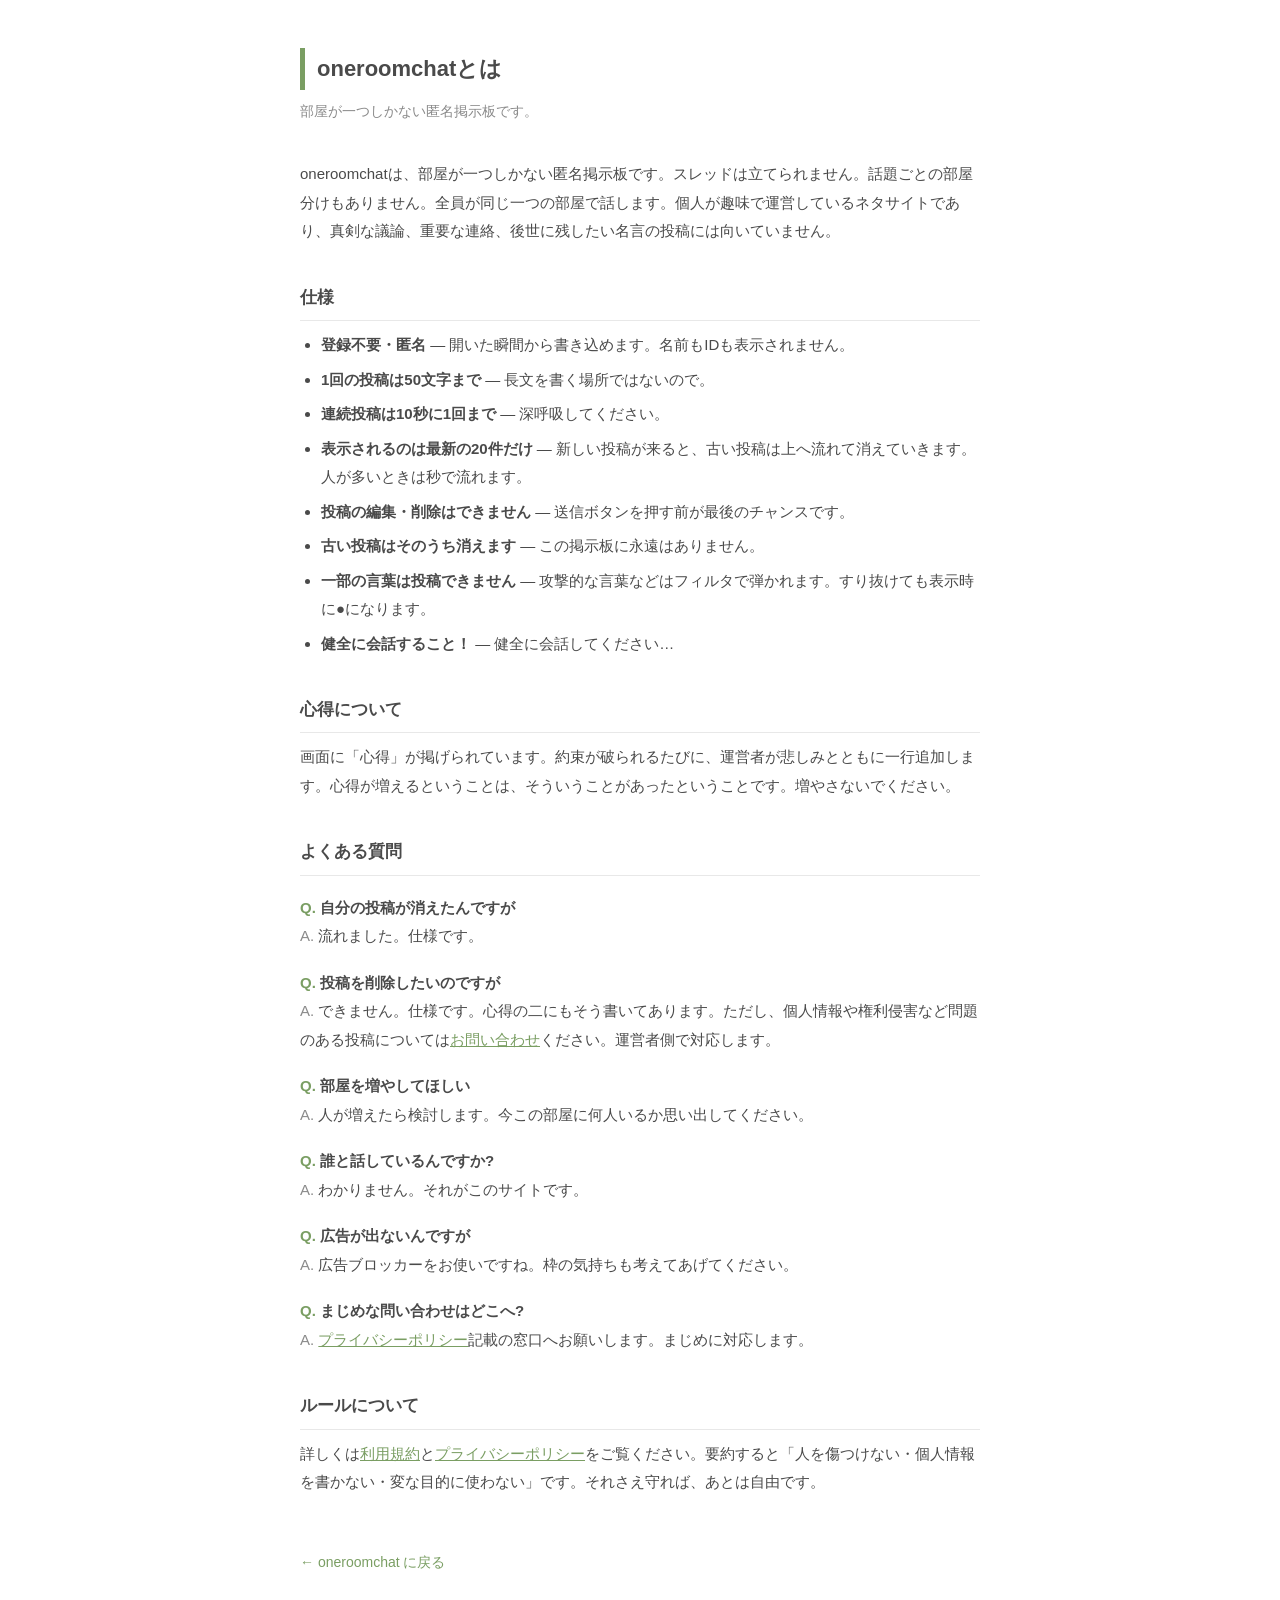
<file: about.html>
<!DOCTYPE html>
<html lang="ja">
<head>
<meta charset="UTF-8">
<meta name="viewport" content="width=device-width, initial-scale=1.0">
<title>oneroomchatとは | oneroomchat</title>
<link rel="icon" type="image/png" sizes="64x64" href="./favicon.png">
<link rel="icon" type="image/png" sizes="32x32" href="./favicon-32.png">
<link rel="apple-touch-icon" href="./apple-touch-icon.png">
<style>
  :root {
    --text: #4a4a4a;
    --text-sub: #8a8a8a;
    --line: #e8e8e8;
    --accent: #7a9e63;
  }
  * { margin: 0; padding: 0; box-sizing: border-box; }
  body {
    background: #ffffff;
    color: var(--text);
    font-family: "Hiragino Maru Gothic ProN", "BIZ UDGothic", "Yu Gothic", "Meiryo", sans-serif;
    line-height: 1.9;
    font-size: 15px;
  }
  .container {
    max-width: 720px;
    margin: 0 auto;
    padding: 48px 20px 80px;
  }
  h1 {
    font-size: 22px;
    margin-bottom: 8px;
    padding-left: 12px;
    border-left: 5px solid var(--accent);
  }
  .lead {
    color: var(--text-sub);
    font-size: 14px;
    margin-bottom: 36px;
  }
  h2 {
    font-size: 17px;
    margin: 36px 0 10px;
    padding-bottom: 6px;
    border-bottom: 1px solid var(--line);
  }
  p { margin-bottom: 12px; }
  ul { margin: 0 0 12px 1.4em; }
  li { margin-bottom: 6px; }
  a { color: var(--accent); }
  dt {
    font-weight: bold;
    margin-top: 18px;
  }
  dt::before { content: "Q. "; color: var(--accent); }
  dd {
    margin-left: 0;
    margin-bottom: 12px;
  }
  dd::before { content: "A. "; color: var(--text-sub); }
  .back {
    display: inline-block;
    margin-top: 40px;
    color: var(--accent);
    text-decoration: none;
    font-size: 14px;
  }
  .back:hover { text-decoration: underline; }
  /* about.htmlの<style>内に追加 */
  /* 隠しリンク: 見た目は完全に地の文 */
  .secret-link {
    color: inherit;
    text-decoration: none;
    cursor: text;   /* ホバーしてもカーソルが変わらない = 気づきにくい */
  }
</style>
</head>
<body>
<div class="container">

  <h1>oneroomchatとは</h1>
  <p class="lead">部屋が一つしかない匿名掲示板です。</p>

  <p>oneroomchatは、部屋が一つしかない匿名掲示板です。スレッドは立てられません。話題ごとの部屋分けもありません。全員が同じ一つの部屋で話します。個人が趣味で運営しているネタサイトであり、真剣な議論、重要な連絡、後世に残したい名言の投稿には向いていません。</p>

  <h2>仕様</h2>
  <ul>
    <li><strong>登録不要・匿名</strong> — 開いた瞬間から書き込めます。名前もIDも表示されません。</li>
    <li><strong>1回の投稿は50文字まで</strong> — 長文を書く場所ではないので。</li>
    <li><strong>連続投稿は10秒に1回まで</strong> — 深呼吸してください。</li>
    <li><strong>表示されるのは最新の20件だけ</strong> — 新しい投稿が来ると、古い投稿は上へ流れて消えていきます。人が多いときは秒で流れます。</li>
    <li><strong>投稿の編集・削除はできません</strong> — 送信ボタンを押す前が最後のチャンスです。</li>
    <li><strong>古い投稿はそのうち消えます</strong> — この掲示板に永遠はありません。</li>
    <li><strong>一部の言葉は投稿できません</strong> — 攻撃的な言葉などはフィルタで弾かれます。すり抜けても表示時に●になります。</li>
    <li><strong>健全に会話すること！</strong> — 健全に会話してください…</li>
  </ul>

  <h2>心得について</h2>
  <p>画面に「心得」が掲げられています。約束が破られるたびに、運営者が悲しみとともに一行追加します。心得が増えるということは、そういうことがあったということです。増やさないでください。</p>

  <h2>よくある質問</h2>
  <dl>
    <dt>自分の投稿が消えたんですが</dt>
    <dd>流れました。仕様です。</dd>

    <dt>投稿を削除したいのですが</dt>
    <dd>できません。仕様です。心得の二にもそう書いてあります。ただし、個人情報や権利侵害など問題のある投稿については<a href="./privacy.html">お問い合わせ</a>ください。運営者側で対応します。</dd>

    <dt>部屋を増やしてほしい</dt>
    <dd>人が増えたら検討します。今この<a href="./room2.html" class="secret-link">部屋</a>に何人いるか思い出してください。</dd>

    <dt>誰と話しているんですか?</dt>
    <dd>わかりません。それがこのサイトです。</dd>

    <dt>広告が出ないんですが</dt>
    <dd>広告ブロッカーをお使いですね。枠の気持ちも考えてあげてください。</dd>

    <dt>まじめな問い合わせはどこへ?</dt>
    <dd><a href="./privacy.html">プライバシーポリシー</a>記載の窓口へお願いします。まじめに対応します。</dd>
  </dl>

  <h2>ルールについて</h2>
  <p>詳しくは<a href="./terms.html">利用規約</a>と<a href="./privacy.html">プライバシーポリシー</a>をご覧ください。要約すると「人を傷つけない・個人情報を書かない・変な目的に使わない」です。それさえ守れば、あとは自由です。</p>

  <a class="back" href="./index.html">← oneroomchat に戻る</a>

</div>
</body>
</html>
</file>
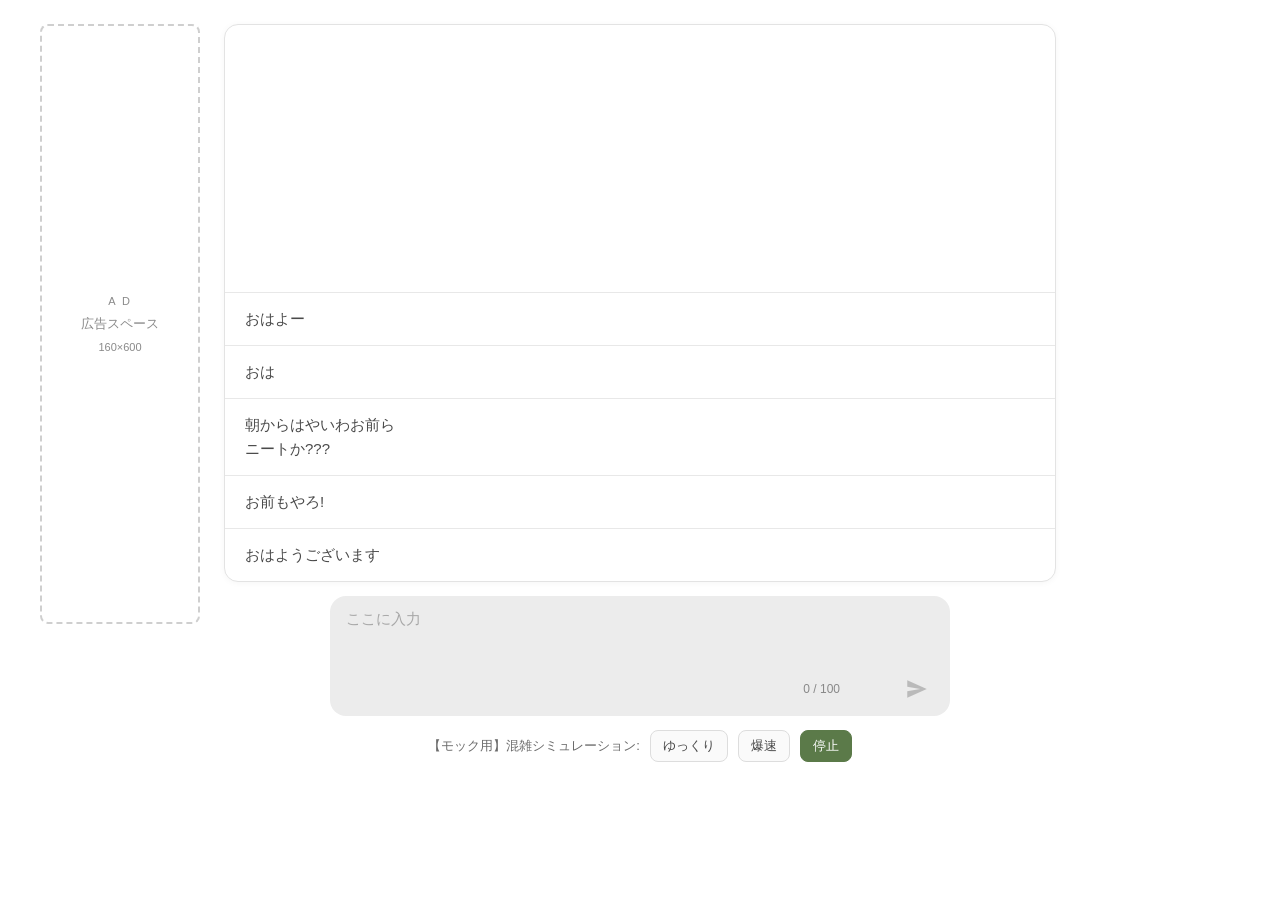
<file: chaos-bbs-mock_1.html>
<!DOCTYPE html>
<html lang="ja">
<head>
<meta charset="UTF-8">
<meta name="viewport" content="width=device-width, initial-scale=1.0">
<title>ここだけ掲示板(仮) - モック v2</title>
<style>
  :root {
    --bg: #ffffff;
    --panel: #ffffff;
    --panel-border: #e3e3e3;
    --line: #e8e8e8;
    --input-bg: #ececec;
    --input-placeholder: #a8a8a8;
    --text: #4a4a4a;
    --text-sub: #8a8a8a;
    --accent: #7a9e63;
  }

  * { margin: 0; padding: 0; box-sizing: border-box; }

  body {
    background: var(--bg);
    font-family: "Hiragino Maru Gothic ProN", "BIZ UDGothic", "Yu Gothic", "Meiryo", sans-serif;
    color: var(--text);
    min-height: 100vh;
    display: flex;
    justify-content: center;
    padding: 24px 16px;
  }

  .layout {
    display: flex;
    gap: 24px;
    width: 100%;
    max-width: 1200px;
    align-items: flex-start;
  }

  /* ---- 左の広告枠 ---- */
  .ad-slot {
    flex: 0 0 160px;
    height: 600px;
    border: 2px dashed #cfcfcf;
    border-radius: 8px;
    display: flex;
    flex-direction: column;
    align-items: center;
    justify-content: center;
    gap: 8px;
    color: var(--text-sub);
    font-size: 13px;
    position: sticky;
    top: 24px;
  }
  .ad-slot .ad-label { font-size: 11px; letter-spacing: 2px; }
  /*
    ▼ 忍者AdMaxのタグをもらったら、この .ad-slot の中身を
      発行されたスクリプトタグに差し替える(160×600の枠を作成すること)
      ※デプロイ後、登録したURL上でしか広告は表示されません
  */

  /* ---- 右のスペース(左右対称・将来の拡張用) ---- */
  .side-spacer {
    flex: 0 0 160px;
    height: 600px;
  }

  /* ---- メイン ---- */
  .main {
    flex: 1;
    display: flex;
    flex-direction: column;
    gap: 14px;
    min-width: 0;
  }

  /* チャットパネル */
  .chat-panel {
    background: var(--panel);
    border: 1px solid var(--panel-border);
    border-radius: 14px;
    height: 62vh;
    min-height: 380px;
    overflow-y: auto;
    display: flex;
    flex-direction: column;
    box-shadow: 0 1px 6px rgba(0,0,0,0.04);
  }
  .chat-spacer { flex: 1; }

  .msg {
    padding: 14px 20px;
    border-top: 1px solid var(--line);
    font-size: 15px;
    line-height: 1.6;
    word-break: break-word;
    white-space: pre-wrap;
    animation: pop-in 0.15s ease-out;
  }
  .msg:first-of-type { border-top: none; }
  .msg.mine { background: #f4f9f0; }

  @keyframes pop-in {
    from { opacity: 0; transform: translateY(6px); }
    to   { opacity: 1; transform: translateY(0); }
  }
  @media (prefers-reduced-motion: reduce) {
    .msg { animation: none; }
  }

  /* 入力欄: x軸中央寄せ */
  .composer {
    background: var(--input-bg);
    border-radius: 16px;
    padding: 14px 16px 10px;
    display: flex;
    flex-direction: column;
    gap: 6px;
    width: 100%;
    max-width: 620px;
    margin: 0 auto;
  }
  .composer textarea {
    background: transparent;
    border: none;
    resize: none;
    font-family: inherit;
    font-size: 15px;
    color: #333;
    height: 56px;
    outline: none;
  }
  .composer textarea::placeholder { color: var(--input-placeholder); }

  .composer-footer {
    display: flex;
    align-items: center;
    justify-content: flex-end;
    gap: 12px;
  }
  .char-count { font-size: 12px; color: #888; }
  .char-count.over { color: #c0392b; font-weight: bold; }

  .send-btn {
    border: none;
    background: transparent;
    cursor: pointer;
    padding: 4px;
    display: flex;
    align-items: center;
    color: #8a8a8a;
    transition: color 0.15s;
  }
  .send-btn:hover:not(:disabled) { color: var(--accent); }
  .send-btn:disabled { cursor: not-allowed; opacity: 0.5; }
  .send-btn svg { width: 26px; height: 26px; }
  .cooldown-label { font-size: 12px; color: #666; min-width: 3em; text-align: right; }

  /* デモ用コントロール */
  .demo-bar {
    display: flex;
    align-items: center;
    justify-content: center;
    gap: 10px;
    font-size: 13px;
    color: #6b6b6b;
    padding: 0 4px;
  }
  .demo-bar button {
    border: 1px solid #ddd;
    border-radius: 8px;
    padding: 6px 12px;
    font-family: inherit;
    font-size: 13px;
    cursor: pointer;
    background: #fafafa;
    color: var(--text);
  }
  .demo-bar button.on { background: #5b7a49; border-color: #5b7a49; color: #fff; }

  /* スマホ対応: 両サイド非表示 */
  @media (max-width: 820px) {
    .ad-slot, .side-spacer { display: none; }
    .chat-panel { height: 58vh; }
  }
</style>
</head>
<body>

<div class="layout">

  <!-- 左: 広告枠(忍者AdMaxタグをここに入れる予定) -->
  <aside class="ad-slot" aria-label="広告スペース">
    <span class="ad-label">A D</span>
    <span>広告スペース</span>
    <span style="font-size:11px">160×600</span>
  </aside>

  <main class="main">

    <!-- チャット表示エリア(部屋は今は1つだけ) -->
    <div class="chat-panel" id="chatPanel" aria-live="polite">
      <div class="chat-spacer"></div>
      <!-- ここにメッセージが追加される -->
    </div>

    <!-- 入力欄(中央寄せ) -->
    <div class="composer">
      <textarea id="input" placeholder="ここに入力" maxlength="120" rows="2"></textarea>
      <div class="composer-footer">
        <span class="char-count" id="charCount">0 / 100</span>
        <span class="cooldown-label" id="cooldownLabel"></span>
        <button class="send-btn" id="sendBtn" aria-label="送信">
          <svg viewBox="0 0 24 24" fill="currentColor" aria-hidden="true">
            <path d="M3 20l18-8L3 4v6l12 2-12 2z"/>
          </svg>
        </button>
      </div>
    </div>

    <!-- デモ用: 混雑シミュレーション(本番では削除) -->
    <div class="demo-bar">
      <span>【モック用】混雑シミュレーション:</span>
      <button id="demoSlow">ゆっくり</button>
      <button id="demoFast">爆速</button>
      <button id="demoOff" class="on">停止</button>
    </div>

  </main>

  <!-- 右: 将来の拡張用スペース(左と対称) -->
  <div class="side-spacer" aria-hidden="true"></div>

</div>

<script>
(() => {
  const MAX_CHARS = 100;
  const COOLDOWN_SEC = 5;          // ← 5秒に変更(10秒にするならここを10に)
  const MAX_MESSAGES_SHOWN = 60;   // これより古い表示は消える(=流れていく)

  // 部屋は今は1つだけ。増やすときは { 1: [], 2: [], ... } に戻すだけ
  const rooms = { 1: [] };
  let currentRoom = 1;
  let cooldownTimer = null;
  let cooldownRemain = 0;

  const panel = document.getElementById('chatPanel');
  const input = document.getElementById('input');
  const sendBtn = document.getElementById('sendBtn');
  const charCount = document.getElementById('charCount');
  const cooldownLabel = document.getElementById('cooldownLabel');

  // ---- 表示 ----
  function isNearBottom() {
    return panel.scrollHeight - panel.scrollTop - panel.clientHeight < 80;
  }

  function makeMsgEl(m) {
    const div = document.createElement('div');
    div.className = 'msg' + (m.mine ? ' mine' : '');
    div.textContent = m.text;
    return div;
  }

  function addMessage(roomId, text, mine = false) {
    const m = { text, mine };
    rooms[roomId].push(m);
    if (rooms[roomId].length > MAX_MESSAGES_SHOWN) rooms[roomId].shift();

    if (roomId === currentRoom) {
      const stick = isNearBottom() || mine;
      panel.appendChild(makeMsgEl(m));
      const msgs = panel.querySelectorAll('.msg');
      if (msgs.length > MAX_MESSAGES_SHOWN) msgs[0].remove();
      if (stick) panel.scrollTop = panel.scrollHeight;
    }
  }

  // ---- 文字数カウント ----
  function updateCharCount() {
    const len = [...input.value].length; // サロゲートペア対応
    charCount.textContent = `${len} / ${MAX_CHARS}`;
    charCount.classList.toggle('over', len > MAX_CHARS);
    updateSendState();
  }
  input.addEventListener('input', updateCharCount);

  // ---- 送信 ----
  function updateSendState() {
    const len = [...input.value].length;
    const ok = len > 0 && len <= MAX_CHARS && cooldownRemain === 0;
    sendBtn.disabled = !ok;
  }

  function startCooldown() {
    cooldownRemain = COOLDOWN_SEC;
    cooldownLabel.textContent = `あと${cooldownRemain}秒`;
    updateSendState();
    cooldownTimer = setInterval(() => {
      cooldownRemain--;
      if (cooldownRemain <= 0) {
        clearInterval(cooldownTimer);
        cooldownRemain = 0;
        cooldownLabel.textContent = '';
      } else {
        cooldownLabel.textContent = `あと${cooldownRemain}秒`;
      }
      updateSendState();
    }, 1000);
  }

  function send() {
    const text = input.value.trim();
    const len = [...text].length;
    if (!text || len > MAX_CHARS || cooldownRemain > 0) return;
    addMessage(currentRoom, text, true);
    input.value = '';
    updateCharCount();
    startCooldown();
    input.focus();
  }

  sendBtn.addEventListener('click', send);
  input.addEventListener('keydown', e => {
    if (e.key === 'Enter' && !e.shiftKey && !e.isComposing) {
      e.preventDefault();
      send();
    }
  });

  // ---- 混雑シミュレーション ----
  const samplePool = [
    'おはよー', 'おは', '朝からはやいわお前ら', 'ニートか???', 'お前もやろ!',
    'おはようございます', 'ここ何する場所?', '何もしない場所', '流れ早すぎw',
    '自分の書き込みどこ行った', 'もう流れたぞ', '草', 'それな', 'は?',
    '仲良くしようや', '今北', '10000人おって', 'んなわけ',
    'ひまー', 'テスト', 'てすと', 'あ', 'w', 'wwww', 'なんの話しとった?',
    '知らん', '広告踏んでけ', '誰?', '匿名やぞ', 'せやった'
  ];
  let demoTimer = null;

  function setDemo(mode) {
    if (demoTimer) { clearInterval(demoTimer); demoTimer = null; }
    ['demoSlow','demoFast','demoOff'].forEach(id => document.getElementById(id).classList.remove('on'));
    if (mode === 'off') {
      document.getElementById('demoOff').classList.add('on');
      return;
    }
    const interval = mode === 'fast' ? 180 : 2500;
    document.getElementById(mode === 'fast' ? 'demoFast' : 'demoSlow').classList.add('on');
    demoTimer = setInterval(() => {
      const text = samplePool[Math.floor(Math.random() * samplePool.length)];
      addMessage(currentRoom, text, false);
    }, interval);
  }

  document.getElementById('demoSlow').addEventListener('click', () => setDemo('slow'));
  document.getElementById('demoFast').addEventListener('click', () => setDemo('fast'));
  document.getElementById('demoOff').addEventListener('click', () => setDemo('off'));

  // ---- 初期メッセージ ----
  ['おはよー', 'おは', '朝からはやいわお前ら\nニートか???', 'お前もやろ!', 'おはようございます']
    .forEach(t => addMessage(1, t));

  updateCharCount();
})();
</script>

</body>
</html>
</file>
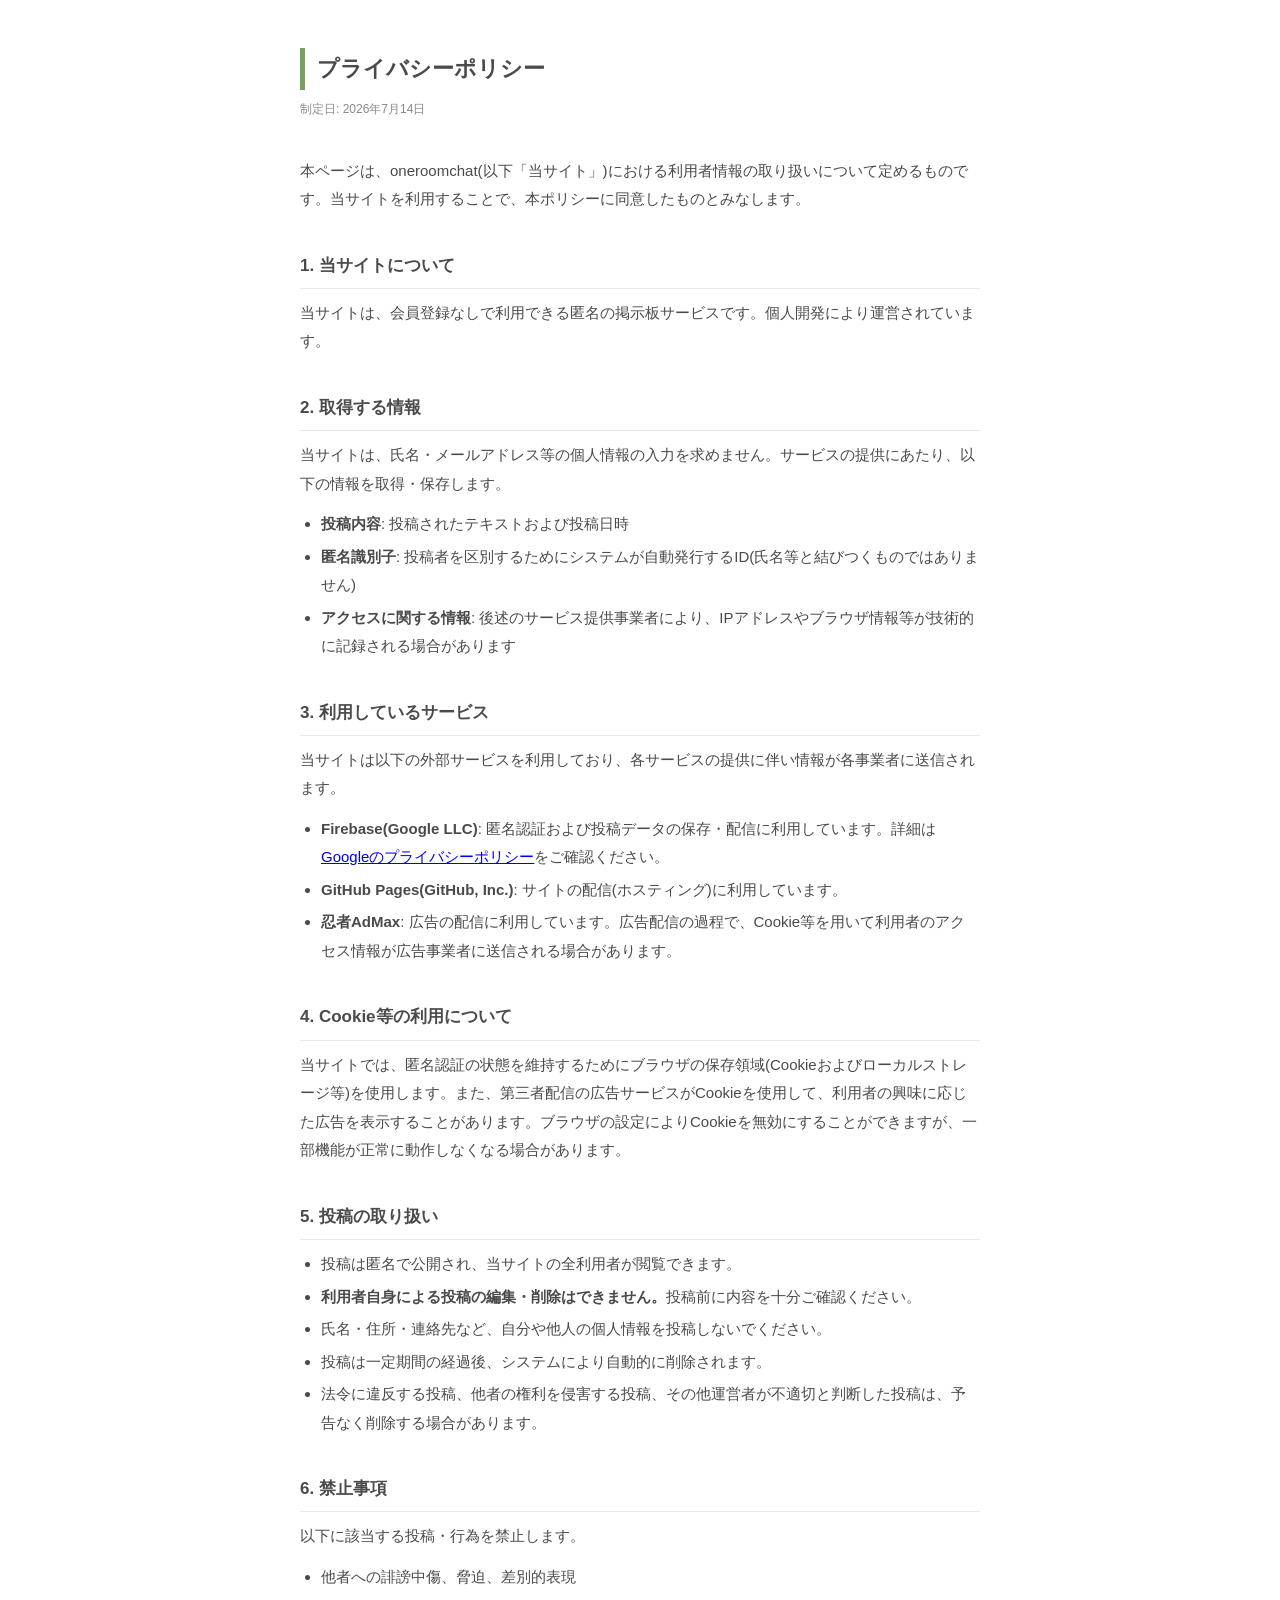
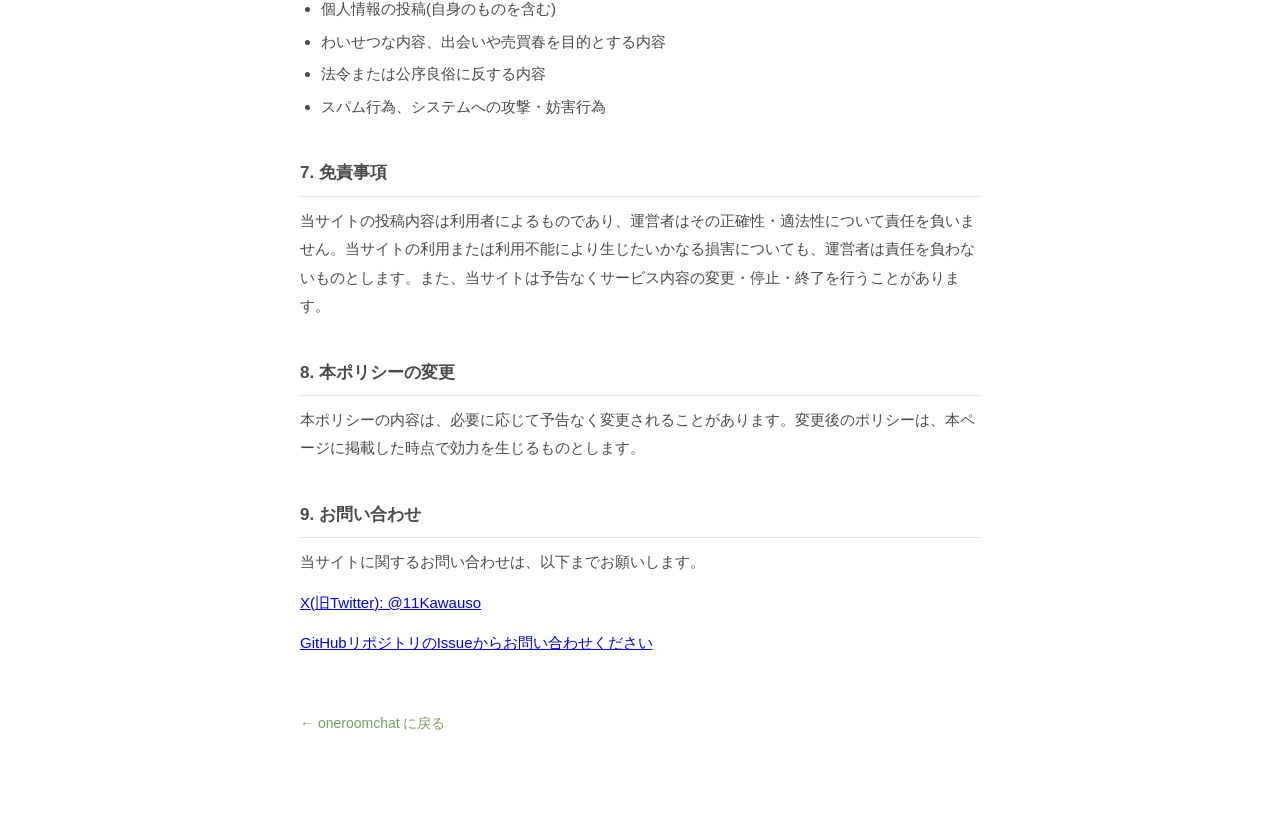
<file: privacy.html>
<!DOCTYPE html>
<html lang="ja">
<head>
<meta charset="UTF-8">
<meta name="viewport" content="width=device-width, initial-scale=1.0">
<title>プライバシーポリシー | oneroomchat</title>
<link rel="icon" type="image/png" sizes="64x64" href="./favicon.png">
<link rel="icon" type="image/png" sizes="32x32" href="./favicon-32.png">
<link rel="apple-touch-icon" href="./apple-touch-icon.png">
<meta name="robots" content="noindex">
<style>
  :root {
    --text: #4a4a4a;
    --text-sub: #8a8a8a;
    --line: #e8e8e8;
    --accent: #7a9e63;
  }
  * { margin: 0; padding: 0; box-sizing: border-box; }
  body {
    background: #ffffff;
    color: var(--text);
    font-family: "Hiragino Maru Gothic ProN", "BIZ UDGothic", "Yu Gothic", "Meiryo", sans-serif;
    line-height: 1.9;
    font-size: 15px;
  }
  .container {
    max-width: 720px;
    margin: 0 auto;
    padding: 48px 20px 80px;
  }
  h1 {
    font-size: 22px;
    margin-bottom: 8px;
    padding-left: 12px;
    border-left: 5px solid var(--accent);
  }
  .updated {
    font-size: 12px;
    color: var(--text-sub);
    margin-bottom: 36px;
  }
  h2 {
    font-size: 17px;
    margin: 36px 0 10px;
    padding-bottom: 6px;
    border-bottom: 1px solid var(--line);
  }
  p { margin-bottom: 12px; }
  ul { margin: 0 0 12px 1.4em; }
  li { margin-bottom: 4px; }
  .back {
    display: inline-block;
    margin-top: 40px;
    color: var(--accent);
    text-decoration: none;
    font-size: 14px;
  }
  .back:hover { text-decoration: underline; }
</style>
</head>
<body>
<div class="container">

  <h1>プライバシーポリシー</h1>
  <p class="updated">制定日: 2026年7月14日</p>

  <p>本ページは、oneroomchat(以下「当サイト」)における利用者情報の取り扱いについて定めるものです。当サイトを利用することで、本ポリシーに同意したものとみなします。</p>

  <h2>1. 当サイトについて</h2>
  <p>当サイトは、会員登録なしで利用できる匿名の掲示板サービスです。個人開発により運営されています。</p>

  <h2>2. 取得する情報</h2>
  <p>当サイトは、氏名・メールアドレス等の個人情報の入力を求めません。サービスの提供にあたり、以下の情報を取得・保存します。</p>
  <ul>
    <li><strong>投稿内容</strong>: 投稿されたテキストおよび投稿日時</li>
    <li><strong>匿名識別子</strong>: 投稿者を区別するためにシステムが自動発行するID(氏名等と結びつくものではありません)</li>
    <li><strong>アクセスに関する情報</strong>: 後述のサービス提供事業者により、IPアドレスやブラウザ情報等が技術的に記録される場合があります</li>
  </ul>

  <h2>3. 利用しているサービス</h2>
  <p>当サイトは以下の外部サービスを利用しており、各サービスの提供に伴い情報が各事業者に送信されます。</p>
  <ul>
    <li><strong>Firebase(Google LLC)</strong>: 匿名認証および投稿データの保存・配信に利用しています。詳細は<a href="https://policies.google.com/privacy" target="_blank" rel="noopener">Googleのプライバシーポリシー</a>をご確認ください。</li>
    <li><strong>GitHub Pages(GitHub, Inc.)</strong>: サイトの配信(ホスティング)に利用しています。</li>
    <li><strong>忍者AdMax</strong>: 広告の配信に利用しています。広告配信の過程で、Cookie等を用いて利用者のアクセス情報が広告事業者に送信される場合があります。</li>
  </ul>

  <h2>4. Cookie等の利用について</h2>
  <p>当サイトでは、匿名認証の状態を維持するためにブラウザの保存領域(Cookieおよびローカルストレージ等)を使用します。また、第三者配信の広告サービスがCookieを使用して、利用者の興味に応じた広告を表示することがあります。ブラウザの設定によりCookieを無効にすることができますが、一部機能が正常に動作しなくなる場合があります。</p>

  <h2>5. 投稿の取り扱い</h2>
  <ul>
    <li>投稿は匿名で公開され、当サイトの全利用者が閲覧できます。</li>
    <li><strong>利用者自身による投稿の編集・削除はできません。</strong>投稿前に内容を十分ご確認ください。</li>
    <li>氏名・住所・連絡先など、自分や他人の個人情報を投稿しないでください。</li>
    <li>投稿は一定期間の経過後、システムにより自動的に削除されます。</li>
    <li>法令に違反する投稿、他者の権利を侵害する投稿、その他運営者が不適切と判断した投稿は、予告なく削除する場合があります。</li>
  </ul>

  <h2>6. 禁止事項</h2>
  <p>以下に該当する投稿・行為を禁止します。</p>
  <ul>
    <li>他者への誹謗中傷、脅迫、差別的表現</li>
    <li>個人情報の投稿(自身のものを含む)</li>
    <li>わいせつな内容、出会いや売買春を目的とする内容</li>
    <li>法令または公序良俗に反する内容</li>
    <li>スパム行為、システムへの攻撃・妨害行為</li>
  </ul>

  <h2>7. 免責事項</h2>
  <p>当サイトの投稿内容は利用者によるものであり、運営者はその正確性・適法性について責任を負いません。当サイトの利用または利用不能により生じたいかなる損害についても、運営者は責任を負わないものとします。また、当サイトは予告なくサービス内容の変更・停止・終了を行うことがあります。</p>

  <h2>8. 本ポリシーの変更</h2>
  <p>本ポリシーの内容は、必要に応じて予告なく変更されることがあります。変更後のポリシーは、本ページに掲載した時点で効力を生じるものとします。</p>

  <h2>9. お問い合わせ</h2>
  <p>当サイトに関するお問い合わせは、以下までお願いします。</p>
  <p><a href="https://x.com/11Kawauso" target="_blank" rel="noopener">X(旧Twitter): @11Kawauso</a></p>
  <p><a href="https://github.com/11Kawauso/Chaos-bbs/issues/new" target="_blank" rel="noopener">GitHubリポジトリのIssueからお問い合わせください</a></p>

  <a class="back" href="./index.html">← oneroomchat に戻る</a>

</div>
</body>
</html>
</file>
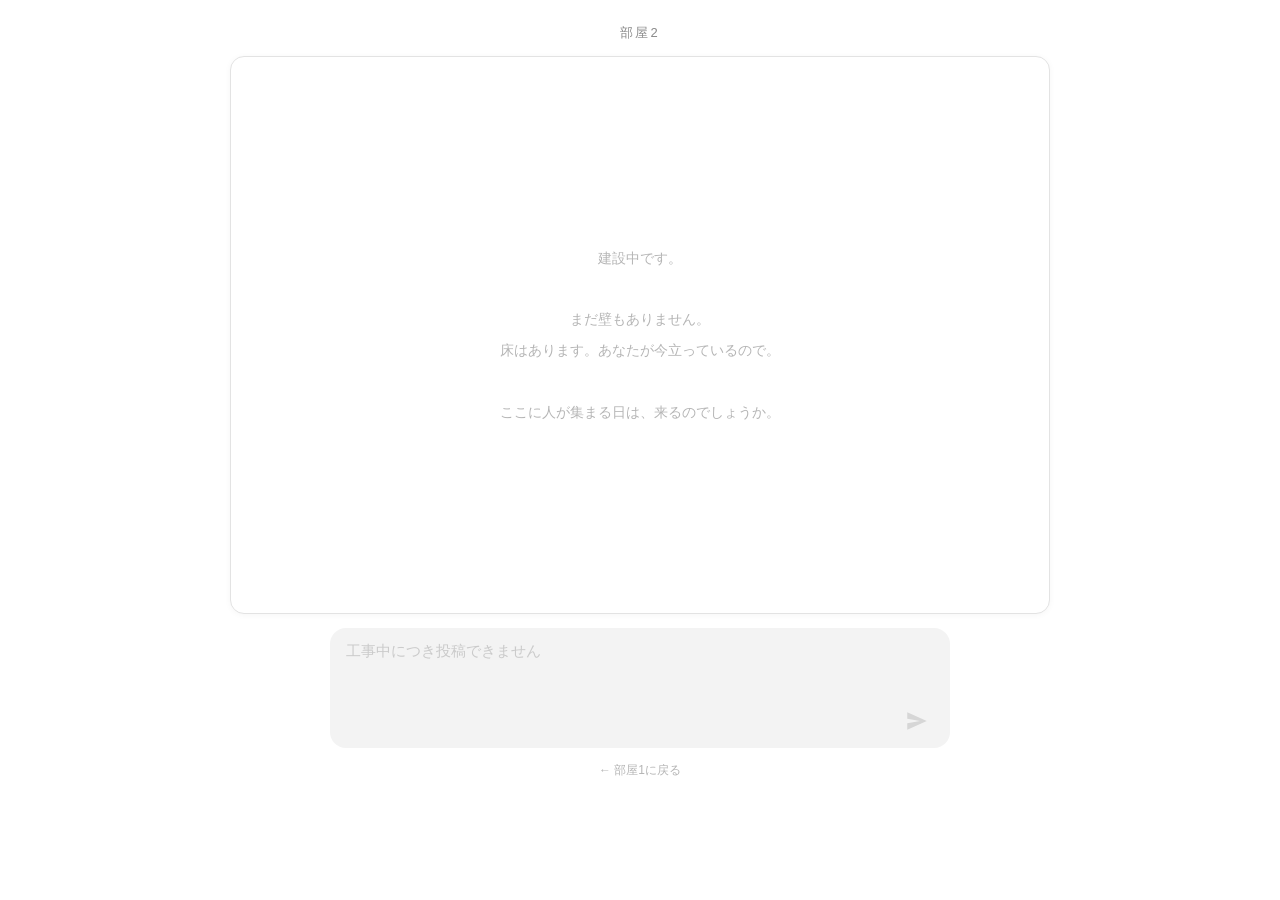
<file: room2.html>
<!DOCTYPE html>
<html lang="ja">
<head>
<meta charset="UTF-8">
<meta name="viewport" content="width=device-width, initial-scale=1.0">
<title>部屋2(建設中) | oneroomchat</title>
<meta name="robots" content="noindex">
<link rel="icon" type="image/png" sizes="64x64" href="./favicon-room2.png">
<link rel="icon" type="image/png" sizes="32x32" href="./favicon-room2-32.png">
<link rel="apple-touch-icon" href="./apple-touch-icon.png">
<style>
  :root {
    --panel-border: #e3e3e3;
    --line: #e8e8e8;
    --input-bg: #ececec;
    --input-placeholder: #a8a8a8;
    --text: #4a4a4a;
    --text-sub: #8a8a8a;
    --accent: #7a9e63;
  }
  * { margin: 0; padding: 0; box-sizing: border-box; }
  body {
    background: #ffffff;
    color: var(--text);
    font-family: "Hiragino Maru Gothic ProN", "BIZ UDGothic", "Yu Gothic", "Meiryo", sans-serif;
    min-height: 100vh;
    display: flex;
    justify-content: center;
    padding: 24px 16px;
  }
  .main {
    width: 100%;
    max-width: 820px;
    display: flex;
    flex-direction: column;
    gap: 14px;
  }
  .room-label {
    text-align: center;
    font-size: 13px;
    color: var(--text-sub);
    letter-spacing: 2px;
  }
  .chat-panel {
    background: #ffffff;
    border: 1px solid var(--panel-border);
    border-radius: 14px;
    height: 62vh;
    min-height: 380px;
    display: flex;
    flex-direction: column;
    align-items: center;
    justify-content: center;
    gap: 10px;
    box-shadow: 0 1px 6px rgba(0,0,0,0.04);
    color: #b5b5b5;
    font-size: 14px;
    line-height: 2.2;
    text-align: center;
    padding: 20px;
  }
  .composer {
    background: var(--input-bg);
    border-radius: 16px;
    padding: 14px 16px 10px;
    display: flex;
    flex-direction: column;
    gap: 6px;
    width: 100%;
    max-width: 620px;
    margin: 0 auto;
    opacity: 0.6;
  }
  .composer textarea {
    background: transparent;
    border: none;
    resize: none;
    font-family: inherit;
    font-size: 15px;
    height: 56px;
    outline: none;
  }
  .composer textarea::placeholder { color: var(--input-placeholder); }
  .composer-footer {
    display: flex;
    justify-content: flex-end;
  }
  .send-btn {
    border: none;
    background: transparent;
    padding: 4px;
    display: flex;
    color: #bbb;
    cursor: not-allowed;
  }
  .send-btn svg { width: 26px; height: 26px; }
  .back {
    text-align: center;
    font-size: 12px;
  }
  .back a {
    color: #b5b5b5;
    text-decoration: none;
  }
  .back a:hover { text-decoration: underline; color: var(--accent); }
</style>
</head>
<body>

<main class="main">

  <div class="room-label">部屋2</div>

  <div class="chat-panel">
    <p>
      建設中です。<br><br>
      まだ壁もありません。<br>
      床はあります。あなたが今立っているので。<br><br>
      ここに人が集まる日は、来るのでしょうか。
    </p>
  </div>

  <div class="composer">
    <textarea placeholder="工事中につき投稿できません" disabled></textarea>
    <div class="composer-footer">
      <button class="send-btn" disabled aria-label="送信(無効)">
        <svg viewBox="0 0 24 24" fill="currentColor" aria-hidden="true">
          <path d="M3 20l18-8L3 4v6l12 2-12 2z"/>
        </svg>
      </button>
    </div>
  </div>

  <div class="back"><a href="./index.html">← 部屋1に戻る</a></div>

</main>

</body>
</html>
</file>
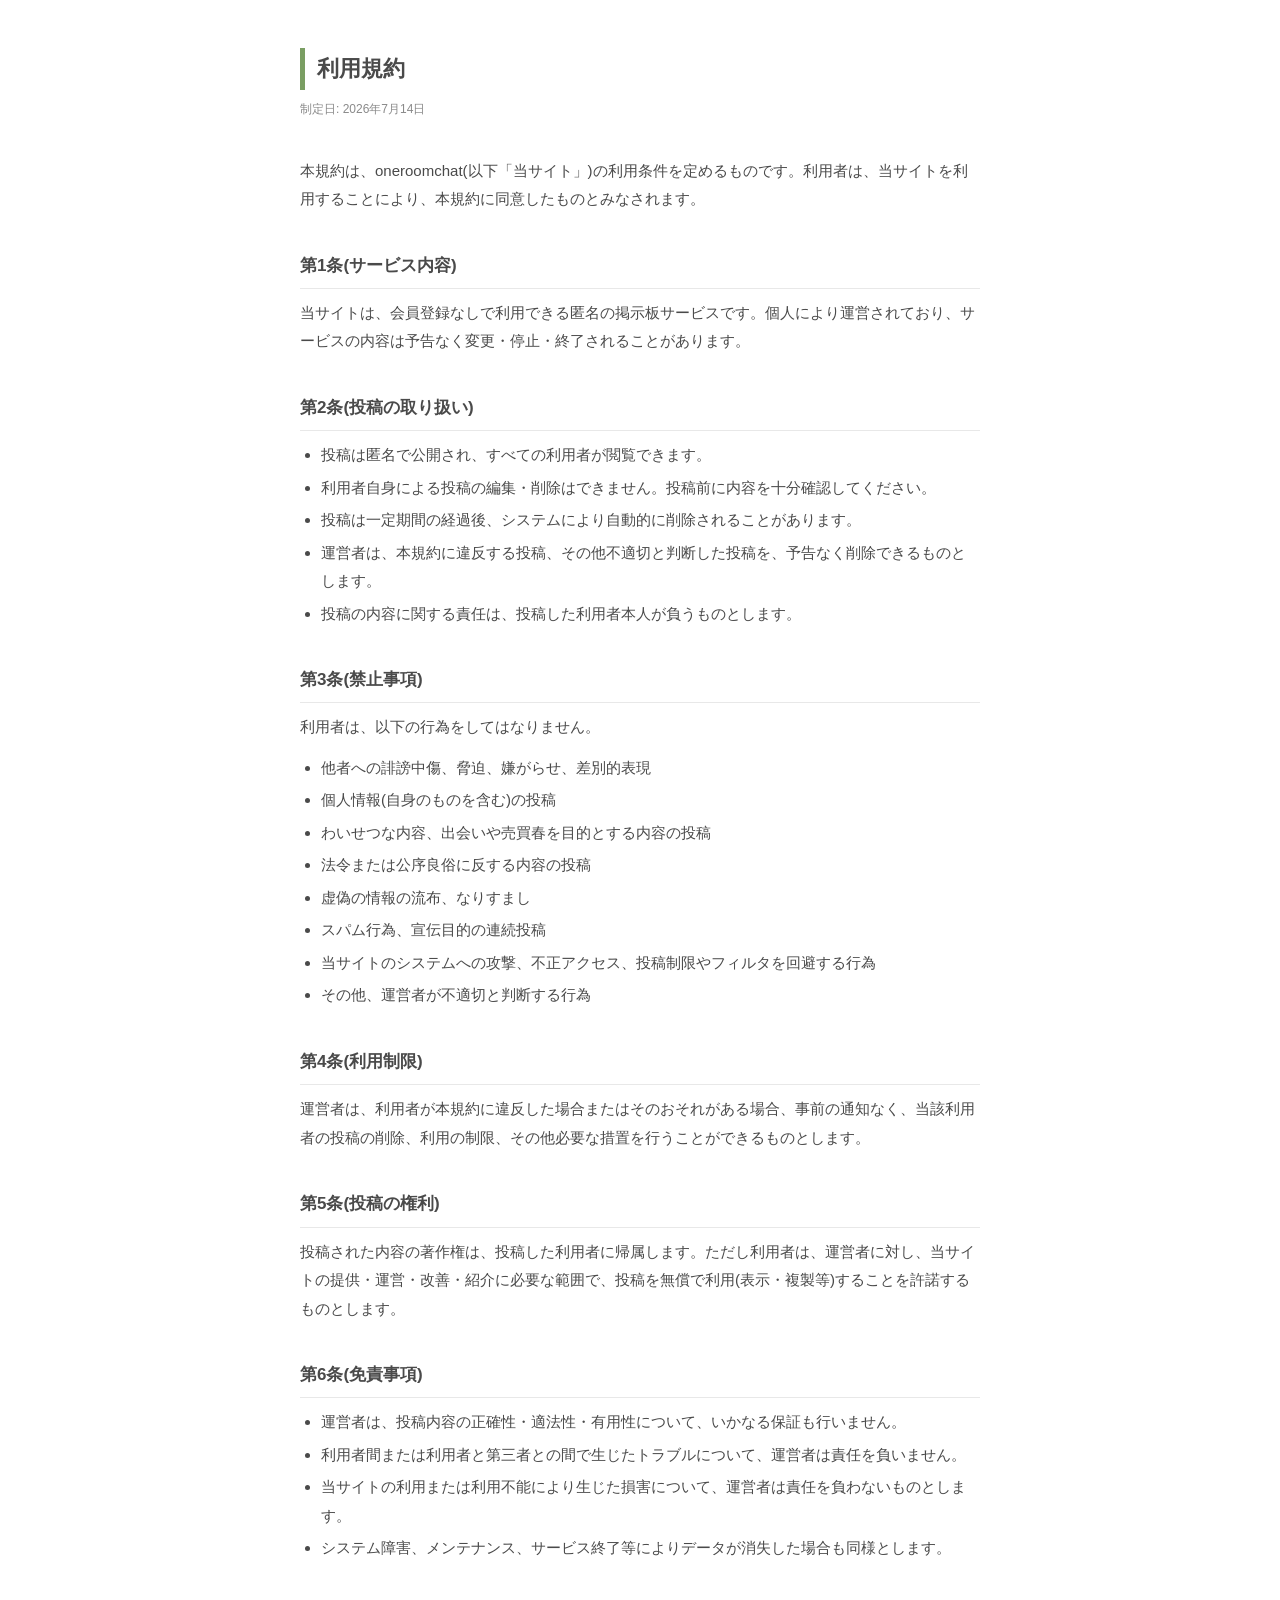
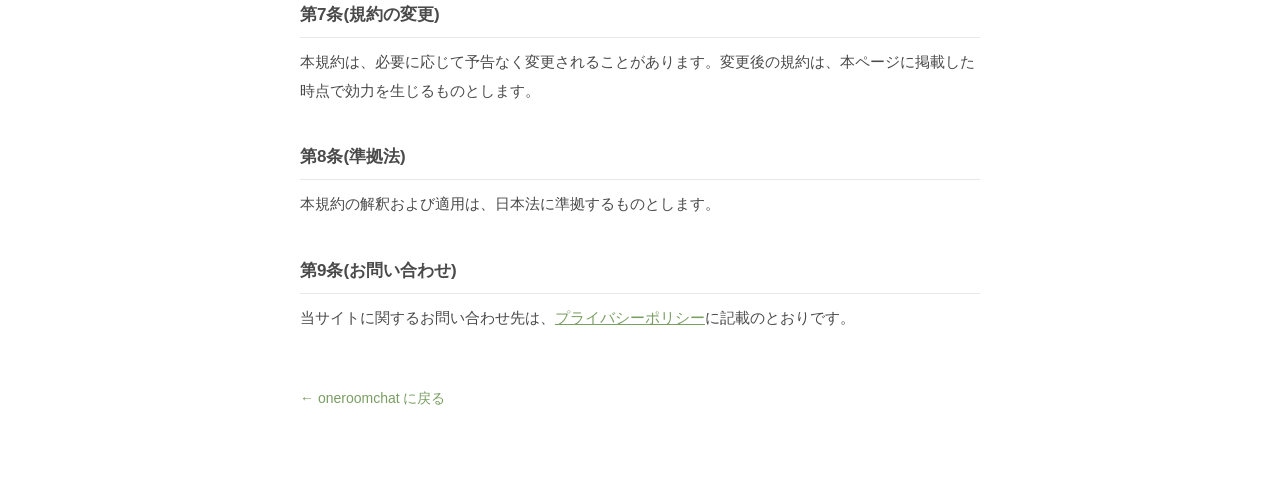
<file: terms.html>
<!DOCTYPE html>
<html lang="ja">
<head>
<meta charset="UTF-8">
<meta name="viewport" content="width=device-width, initial-scale=1.0">
<title>利用規約 | oneroomchat</title>
<link rel="icon" type="image/png" sizes="64x64" href="./favicon.png">
<link rel="icon" type="image/png" sizes="32x32" href="./favicon-32.png">
<link rel="apple-touch-icon" href="./apple-touch-icon.png">
<meta name="robots" content="noindex">
<style>
  :root {
    --text: #4a4a4a;
    --text-sub: #8a8a8a;
    --line: #e8e8e8;
    --accent: #7a9e63;
  }
  * { margin: 0; padding: 0; box-sizing: border-box; }
  body {
    background: #ffffff;
    color: var(--text);
    font-family: "Hiragino Maru Gothic ProN", "BIZ UDGothic", "Yu Gothic", "Meiryo", sans-serif;
    line-height: 1.9;
    font-size: 15px;
  }
  .container {
    max-width: 720px;
    margin: 0 auto;
    padding: 48px 20px 80px;
  }
  h1 {
    font-size: 22px;
    margin-bottom: 8px;
    padding-left: 12px;
    border-left: 5px solid var(--accent);
  }
  .updated {
    font-size: 12px;
    color: var(--text-sub);
    margin-bottom: 36px;
  }
  h2 {
    font-size: 17px;
    margin: 36px 0 10px;
    padding-bottom: 6px;
    border-bottom: 1px solid var(--line);
  }
  p { margin-bottom: 12px; }
  ul { margin: 0 0 12px 1.4em; }
  li { margin-bottom: 4px; }
  a { color: var(--accent); }
  .back {
    display: inline-block;
    margin-top: 40px;
    color: var(--accent);
    text-decoration: none;
    font-size: 14px;
  }
  .back:hover { text-decoration: underline; }
</style>
</head>
<body>
<div class="container">

  <h1>利用規約</h1>
  <p class="updated">制定日: 2026年7月14日</p>

  <p>本規約は、oneroomchat(以下「当サイト」)の利用条件を定めるものです。利用者は、当サイトを利用することにより、本規約に同意したものとみなされます。</p>

  <h2>第1条(サービス内容)</h2>
  <p>当サイトは、会員登録なしで利用できる匿名の掲示板サービスです。個人により運営されており、サービスの内容は予告なく変更・停止・終了されることがあります。</p>

  <h2>第2条(投稿の取り扱い)</h2>
  <ul>
    <li>投稿は匿名で公開され、すべての利用者が閲覧できます。</li>
    <li>利用者自身による投稿の編集・削除はできません。投稿前に内容を十分確認してください。</li>
    <li>投稿は一定期間の経過後、システムにより自動的に削除されることがあります。</li>
    <li>運営者は、本規約に違反する投稿、その他不適切と判断した投稿を、予告なく削除できるものとします。</li>
    <li>投稿の内容に関する責任は、投稿した利用者本人が負うものとします。</li>
  </ul>

  <h2>第3条(禁止事項)</h2>
  <p>利用者は、以下の行為をしてはなりません。</p>
  <ul>
    <li>他者への誹謗中傷、脅迫、嫌がらせ、差別的表現</li>
    <li>個人情報(自身のものを含む)の投稿</li>
    <li>わいせつな内容、出会いや売買春を目的とする内容の投稿</li>
    <li>法令または公序良俗に反する内容の投稿</li>
    <li>虚偽の情報の流布、なりすまし</li>
    <li>スパム行為、宣伝目的の連続投稿</li>
    <li>当サイトのシステムへの攻撃、不正アクセス、投稿制限やフィルタを回避する行為</li>
    <li>その他、運営者が不適切と判断する行為</li>
  </ul>

  <h2>第4条(利用制限)</h2>
  <p>運営者は、利用者が本規約に違反した場合またはそのおそれがある場合、事前の通知なく、当該利用者の投稿の削除、利用の制限、その他必要な措置を行うことができるものとします。</p>

  <h2>第5条(投稿の権利)</h2>
  <p>投稿された内容の著作権は、投稿した利用者に帰属します。ただし利用者は、運営者に対し、当サイトの提供・運営・改善・紹介に必要な範囲で、投稿を無償で利用(表示・複製等)することを許諾するものとします。</p>

  <h2>第6条(免責事項)</h2>
  <ul>
    <li>運営者は、投稿内容の正確性・適法性・有用性について、いかなる保証も行いません。</li>
    <li>利用者間または利用者と第三者との間で生じたトラブルについて、運営者は責任を負いません。</li>
    <li>当サイトの利用または利用不能により生じた損害について、運営者は責任を負わないものとします。</li>
    <li>システム障害、メンテナンス、サービス終了等によりデータが消失した場合も同様とします。</li>
  </ul>

  <h2>第7条(規約の変更)</h2>
  <p>本規約は、必要に応じて予告なく変更されることがあります。変更後の規約は、本ページに掲載した時点で効力を生じるものとします。</p>

  <h2>第8条(準拠法)</h2>
  <p>本規約の解釈および適用は、日本法に準拠するものとします。</p>

  <h2>第9条(お問い合わせ)</h2>
  <p>当サイトに関するお問い合わせ先は、<a href="./privacy.html">プライバシーポリシー</a>に記載のとおりです。</p>

  <a class="back" href="./index.html">← oneroomchat に戻る</a>

</div>
</body>
</html>
</file>
